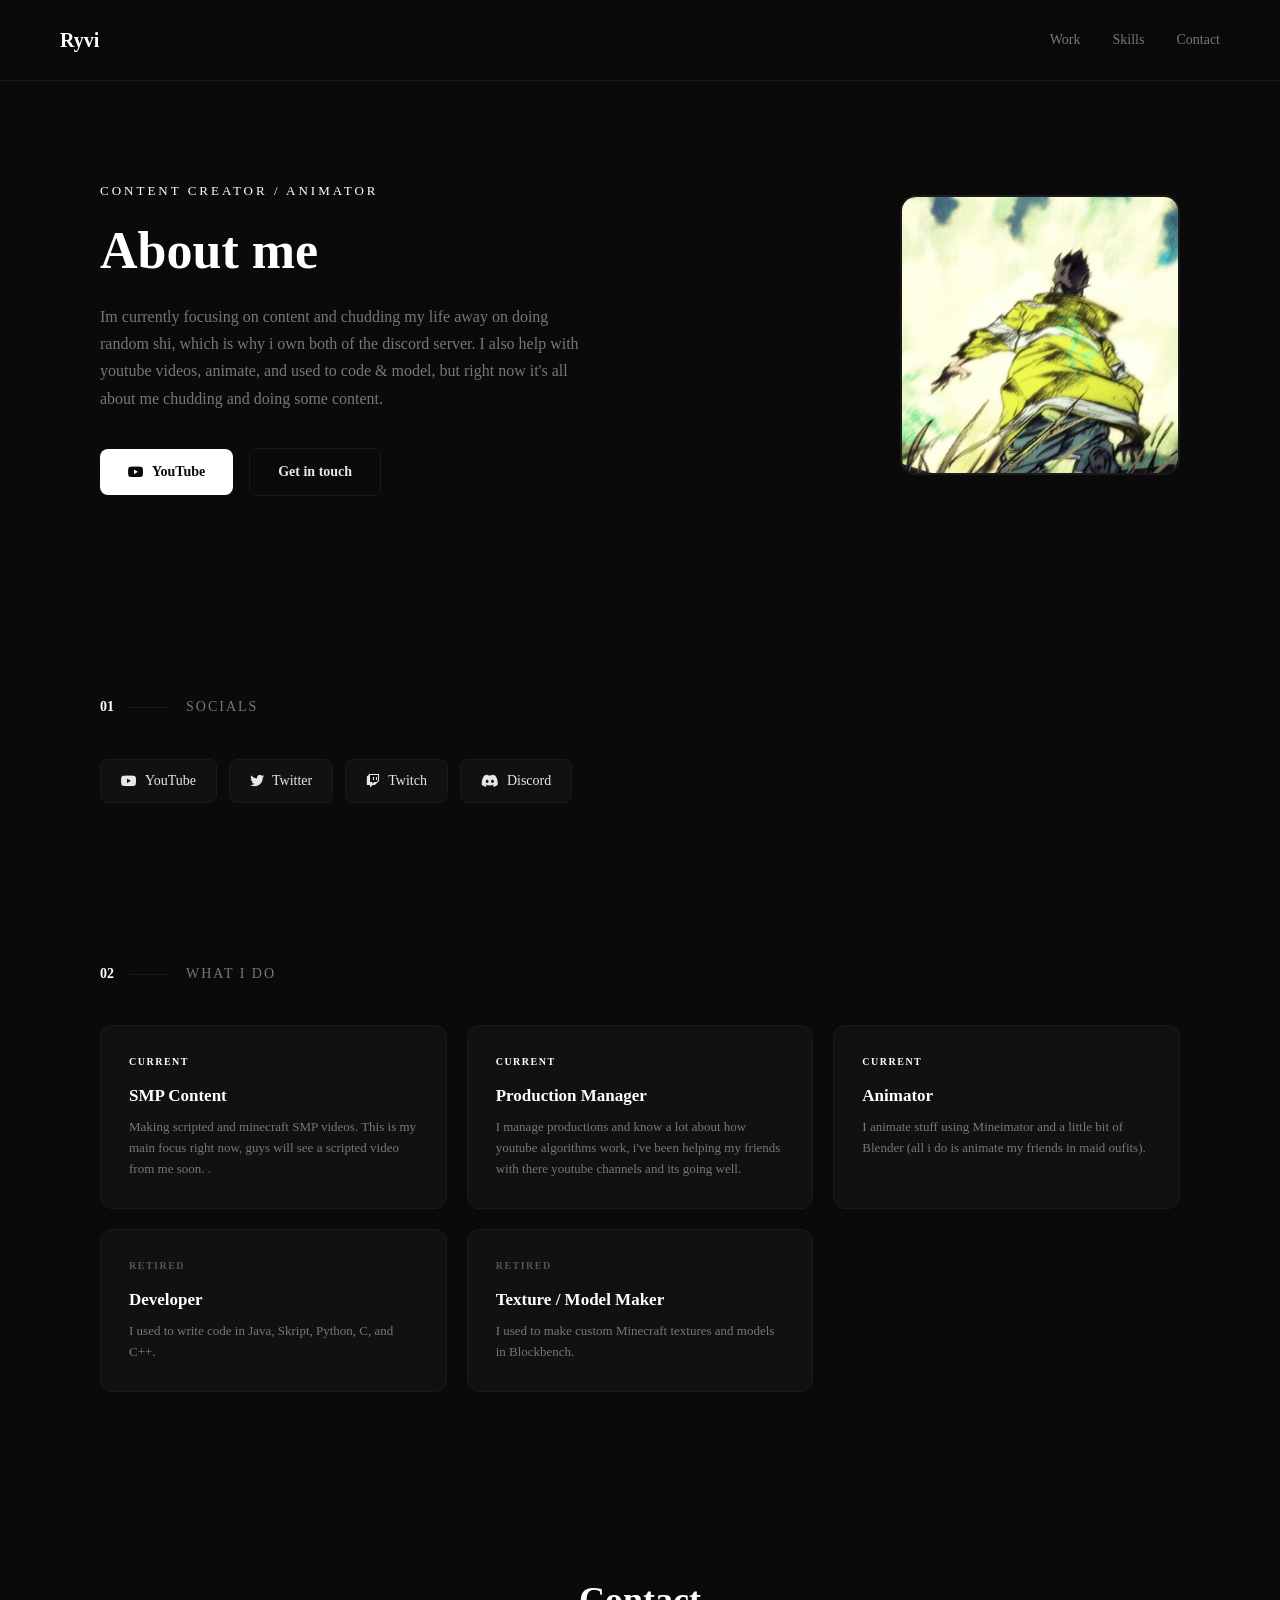
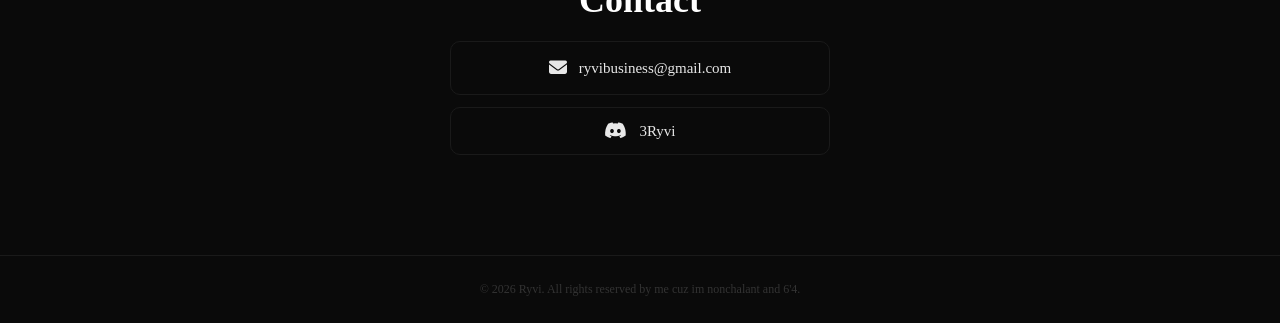
<file: index.html>
<!DOCTYPE html>
<html lang="en">
<head>
    <meta charset="UTF-8">
    <meta name="viewport" content="width=device-width, initial-scale=1.0">
    <title>Cute kawaii shi</title>
    <link rel="stylesheet" href="https://cdnjs.cloudflare.com/ajax/libs/font-awesome/6.4.0/css/all.min.css">
    <link rel="stylesheet" href="style.css">
</head>
<body>

    <nav>
        <a href="#" class="nav-name">Ryvi</a>
        <div class="nav-right">
            <a href="#work">Work</a>
            <a href="#skills">Skills</a>
            <a href="#contact">Contact</a>
        </div>
    </nav>

    <!-- HERO -->
    <section class="hero">
        <div class="hero-left">
            <p class="label">content creator / animator</p>
            <h1>About me</h1>
            <p class="hero-desc">Im currently focusing on content and chudding my life away on doing random shi, which is why i own both of the discord server. I also help with youtube videos, animate, and used to code & model, but right now it's all about me chudding and doing some content.</p>
            <div class="hero-links">
                <a href="https://www.youtube.com/@3Ryvi" target="_blank" class="btn-primary"><i class="fab fa-youtube"></i> YouTube</a>
                <a href="#contact" class="btn-outline">Get in touch</a>
            </div>
        </div>
        <div class="hero-right">
            <img src="pfp.jpg" alt="Ryvi" class="hero-img" onerror="this.src='https://ui-avatars.com/api/?name=R&background=ffffff&color=0a0a0a&size=300&font-size=0.45&bold=true'">
        </div>
    </section>

    <!-- WORK / SERVERS -->
    <section class="work" id="work">
        <div class="section-label">
            <span class="label-num">01</span>
            <span class="label-line"></span>
            <span class="label-text">Socials</span>
        </div>

        <div class="socials-row">
            <a href="https://www.youtube.com/@3Ryvi" target="_blank" class="social-chip"><i class="fab fa-youtube"></i> YouTube</a>
            <a href="https://x.com/3Ryvi" target="_blank" class="social-chip"><i class="fab fa-twitter"></i> Twitter</a>
            <a href="https://www.twitch.tv/g3ryze" target="_blank" class="social-chip"><i class="fab fa-twitch"></i> Twitch</a>
            <button onclick="copyDiscord()" id="discord-chip" class="social-chip"><i class="fab fa-discord"></i> Discord</button>
        </div>
    </section>

    <!-- SKILLS -->
    <section class="skills" id="skills">
        <div class="section-label">
            <span class="label-num">02</span>
            <span class="label-line"></span>
            <span class="label-text">What I Do</span>
        </div>

        <div class="skills-grid">
            <div class="skill-block">
                <div class="skill-status current">current</div>
                <h3>SMP Content</h3>
                <p>Making scripted and minecraft SMP videos. This is my main focus right now, guys will see a scripted video from me soon. .</p>
            </div>
            <div class="skill-block">
                <div class="skill-status current">current</div>
                <h3>Production Manager</h3>
                <p>I manage productions and know a lot about how youtube algorithms work, i've been helping my friends with there youtube channels and its going well.</p>
            </div>
            <div class="skill-block">
                <div class="skill-status current">current</div>
                <h3>Animator</h3>
                <p>I animate stuff using Mineimator and a little bit of Blender (all i do is animate my friends in maid oufits).</p>
            </div>
            <div class="skill-block">
                <div class="skill-status retired">retired</div>
                <h3>Developer</h3>
                <p>I used to write code in Java, Skript, Python, C, and C++.</p>
            </div>
            <div class="skill-block">
                <div class="skill-status retired">retired</div>
                <h3>Texture / Model Maker</h3>
                <p>I used to make custom Minecraft textures and models in Blockbench.</p>
            </div>
        </div>
    </section>

    <!-- CONTACT -->
    <section class="contact" id="contact">
        <div class="contact-inner">
            <h2>Contact</h2>
            <div class="contact-methods">
                <a href="mailto:ryvibusiness@gmail.com" class="contact-link">
                    <i class="fas fa-envelope"></i>
                    <span>ryvibusiness@gmail.com</span>
                </a>
                <button onclick="copyDiscord()" id="discord-contact" class="contact-link">
                    <i class="fab fa-discord"></i>
                    <span>3Ryvi</span>
                </button>
            </div>
        </div>
    </section>

    <footer>
        <p>&copy; 2026 Ryvi. All rights reserved by me cuz im nonchalant and 6'4.</p>
    </footer>

    <script>
        function copyDiscord() {
            navigator.clipboard.writeText('3Ryvi').then(() => {
                // Update chip
                const chip = document.getElementById('discord-chip');
                chip.innerHTML = '<i class="fas fa-check"></i> Copied!';
                // Update contact link
                const cl = document.getElementById('discord-contact');
                if (cl) cl.querySelector('span').textContent = 'Copied!';

                setTimeout(() => {
                    chip.innerHTML = '<i class="fab fa-discord"></i> Discord';
                    if (cl) cl.querySelector('span').textContent = '3Ryvi';
                }, 2000);
            });
        }

        // Simple scroll reveal
        const reveals = document.querySelectorAll('.project-card, .skill-block, .contact-inner');
        const obs = new IntersectionObserver((entries) => {
            entries.forEach(e => {
                if (e.isIntersecting) {
                    e.target.classList.add('visible');
                }
            });
        }, { threshold: 0.15 });
        reveals.forEach(el => obs.observe(el));
    </script>
</body>
</html>
</file>
<file: style.css>
/* ===== RESET & BASE ===== */
* {
    margin: 0;
    padding: 0;
    box-sizing: border-box;
}

:root {
    --bg: #0a0a0a;
    --surface: #111111;
    --border: #1a1a1a;
    --pink: #ffffff;
    --pink-dim: rgba(255, 255, 255, 0.12);
    --text: #e8e8e8;
    --muted: #777;
}

html {
    scroll-behavior: smooth;
}

body {
    background: var(--bg);
    color: var(--text);
    font-family: 'Comic Sans MS', 'Comic Sans', cursive;
    line-height: 1.6;
    -webkit-font-smoothing: antialiased;
}

::selection {
    background: var(--pink);
    color: #000;
}

a {
    text-decoration: none;
    color: inherit;
}

/* ===== NAV ===== */
nav {
    display: flex;
    justify-content: space-between;
    align-items: center;
    padding: 24px 60px;
    position: sticky;
    top: 0;
    z-index: 50;
    background: rgba(10, 10, 10, 0.85);
    backdrop-filter: blur(10px);
    border-bottom: 1px solid var(--border);
}

.nav-name {
    font-size: 20px;
    font-weight: bold;
    color: var(--pink);
}

.nav-right {
    display: flex;
    gap: 32px;
}

.nav-right a {
    font-size: 14px;
    color: var(--muted);
    transition: color 0.25s;
}

.nav-right a:hover {
    color: var(--text);
}

/* ===== HERO ===== */
.hero {
    display: flex;
    align-items: center;
    justify-content: space-between;
    padding: 100px 60px 120px;
    max-width: 1200px;
    margin: 0 auto;
    gap: 60px;
}

.hero-left {
    max-width: 600px;
}

.label {
    font-size: 13px;
    text-transform: uppercase;
    letter-spacing: 3px;
    color: var(--pink);
    margin-bottom: 20px;
}

.hero h1 {
    font-size: 52px;
    line-height: 1.1;
    margin-bottom: 24px;
    color: #fff;
}

.hero-desc {
    font-size: 16px;
    color: var(--muted);
    max-width: 480px;
    margin-bottom: 36px;
    line-height: 1.7;
}

.hero-links {
    display: flex;
    gap: 16px;
    align-items: center;
}

.btn-primary {
    display: inline-flex;
    align-items: center;
    gap: 8px;
    background: var(--pink);
    color: #0a0a0a;
    padding: 12px 28px;
    border-radius: 8px;
    font-weight: bold;
    font-size: 14px;
    font-family: inherit;
    transition: transform 0.2s, box-shadow 0.2s;
}

.btn-primary:hover {
    transform: translateY(-2px);
    box-shadow: 0 8px 24px rgba(255, 255, 255, 0.25);
}

.btn-outline {
    display: inline-flex;
    align-items: center;
    gap: 8px;
    border: 1px solid var(--border);
    color: var(--text);
    padding: 12px 28px;
    border-radius: 8px;
    font-weight: bold;
    font-size: 14px;
    font-family: inherit;
    transition: border-color 0.25s;
}

.btn-outline:hover {
    border-color: var(--pink);
    color: var(--pink);
}

.hero-right {
    flex-shrink: 0;
}

.hero-img {
    width: 280px;
    height: 280px;
    object-fit: cover;
    border-radius: 16px;
    border: 2px solid var(--border);
}

/* ===== SECTIONS ===== */
.work, .skills {
    max-width: 1200px;
    margin: 0 auto;
    padding: 80px 60px;
}

.section-label {
    display: flex;
    align-items: center;
    gap: 16px;
    margin-bottom: 40px;
}

.label-num {
    font-size: 14px;
    color: var(--pink);
    font-weight: bold;
}

.label-line {
    width: 40px;
    height: 1px;
    background: var(--border);
}

.label-text {
    font-size: 14px;
    text-transform: uppercase;
    letter-spacing: 2px;
    color: var(--muted);
}

/* ===== PROJECT CARDS ===== */
.project-grid {
    display: grid;
    grid-template-columns: 1fr 1fr;
    gap: 24px;
}

.project-card {
    background: var(--surface);
    border: 1px solid var(--border);
    border-radius: 12px;
    padding: 32px;
    transition: transform 0.3s, border-color 0.3s;
    opacity: 0;
    transform: translateY(20px);
    transition: opacity 0.5s, transform 0.5s, border-color 0.3s;
}

.project-card.visible {
    opacity: 1;
    transform: translateY(0);
}

.project-card:hover {
    border-color: var(--pink);
    transform: translateY(-4px);
}

.project-card.visible:hover {
    transform: translateY(-4px);
}

.project-top {
    display: flex;
    justify-content: space-between;
    align-items: center;
    margin-bottom: 16px;
}

.project-tag {
    font-size: 11px;
    text-transform: uppercase;
    letter-spacing: 1.5px;
    color: var(--pink);
    background: var(--pink-dim);
    padding: 4px 10px;
    border-radius: 4px;
}

.project-icon {
    color: var(--muted);
    font-size: 14px;
    transition: color 0.25s;
}

.project-card:hover .project-icon {
    color: var(--pink);
}

.project-card h2 {
    font-size: 22px;
    margin-bottom: 8px;
    color: #fff;
}

.project-card p {
    font-size: 14px;
    color: var(--muted);
    line-height: 1.5;
}

/* ===== SOCIALS ROW ===== */
.socials-row {
    display: flex;
    gap: 12px;
    flex-wrap: wrap;
}

.social-chip {
    display: inline-flex;
    align-items: center;
    gap: 8px;
    padding: 10px 20px;
    border-radius: 8px;
    background: var(--surface);
    border: 1px solid var(--border);
    color: var(--text);
    font-size: 14px;
    font-family: inherit;
    cursor: pointer;
    transition: border-color 0.25s, color 0.25s;
}

.social-chip:hover {
    border-color: var(--pink);
    color: var(--pink);
}

/* ===== SKILLS GRID ===== */
.skills-grid {
    display: grid;
    grid-template-columns: repeat(3, 1fr);
    gap: 20px;
}

.skill-block {
    background: var(--surface);
    border: 1px solid var(--border);
    border-radius: 12px;
    padding: 28px;
    opacity: 0;
    transform: translateY(20px);
    transition: opacity 0.5s, transform 0.5s, border-color 0.3s;
}

.skill-block.visible {
    opacity: 1;
    transform: translateY(0);
}

.skill-block:hover {
    border-color: #222;
}

.skill-status {
    font-size: 10px;
    text-transform: uppercase;
    letter-spacing: 1.5px;
    font-weight: bold;
    margin-bottom: 12px;
}

.skill-status.current {
    color: var(--pink);
}

.skill-status.retired {
    color: #555;
}

.skill-block h3 {
    font-size: 17px;
    margin-bottom: 8px;
    color: #fff;
}

.skill-block p {
    font-size: 13px;
    color: var(--muted);
    line-height: 1.6;
}

/* ===== CONTACT ===== */
.contact {
    background: var(--bg);
    padding: 100px 60px;
}

.contact-inner {
    max-width: 600px;
    margin: 0 auto;
    text-align: center;
    opacity: 0;
    transform: translateY(20px);
    transition: opacity 0.5s, transform 0.5s;
}

.contact-inner.visible {
    opacity: 1;
    transform: translateY(0);
}

.contact h2 {
    font-size: 36px;
    margin-bottom: 12px;
    color: #fff;
}

.contact > .contact-inner > p {
    color: var(--muted);
    font-size: 16px;
    margin-bottom: 36px;
}

.contact-methods {
    display: flex;
    flex-direction: column;
    gap: 12px;
    align-items: center;
}

.contact-link {
    display: inline-flex;
    align-items: center;
    gap: 12px;
    padding: 14px 28px;
    border: 1px solid var(--border);
    border-radius: 10px;
    background: var(--bg);
    color: var(--text);
    font-size: 15px;
    font-family: inherit;
    cursor: pointer;
    transition: border-color 0.25s;
    width: 100%;
    max-width: 380px;
    justify-content: center;
}

.contact-link:hover {
    border-color: var(--pink);
    color: var(--pink);
}

.contact-link i {
    font-size: 18px;
}

/* ===== FOOTER ===== */
footer {
    padding: 24px 60px;
    border-top: 1px solid var(--border);
    text-align: center;
}

footer p {
    font-size: 12px;
    color: #333;
}

/* ===== SCROLLBAR ===== */
::-webkit-scrollbar {
    width: 6px;
}

::-webkit-scrollbar-track {
    background: var(--bg);
}

::-webkit-scrollbar-thumb {
    background: #222;
    border-radius: 3px;
}

/* ===== RESPONSIVE ===== */
@media (max-width: 900px) {
    .hero {
        flex-direction: column;
        text-align: center;
        padding: 60px 24px 80px;
    }
    .hero-desc {
        margin-left: auto;
        margin-right: auto;
    }
    .hero-links {
        justify-content: center;
    }
    .hero h1 {
        font-size: 36px;
    }
    nav {
        padding: 16px 24px;
    }
    .work, .skills {
        padding: 60px 24px;
    }
    .project-grid {
        grid-template-columns: 1fr;
    }
    .skills-grid {
        grid-template-columns: 1fr 1fr;
    }
    .contact {
        padding: 60px 24px;
    }
}

@media (max-width: 600px) {
    .skills-grid {
        grid-template-columns: 1fr;
    }
    .nav-right {
        gap: 20px;
    }
    .hero h1 {
        font-size: 30px;
    }
}
</file>
